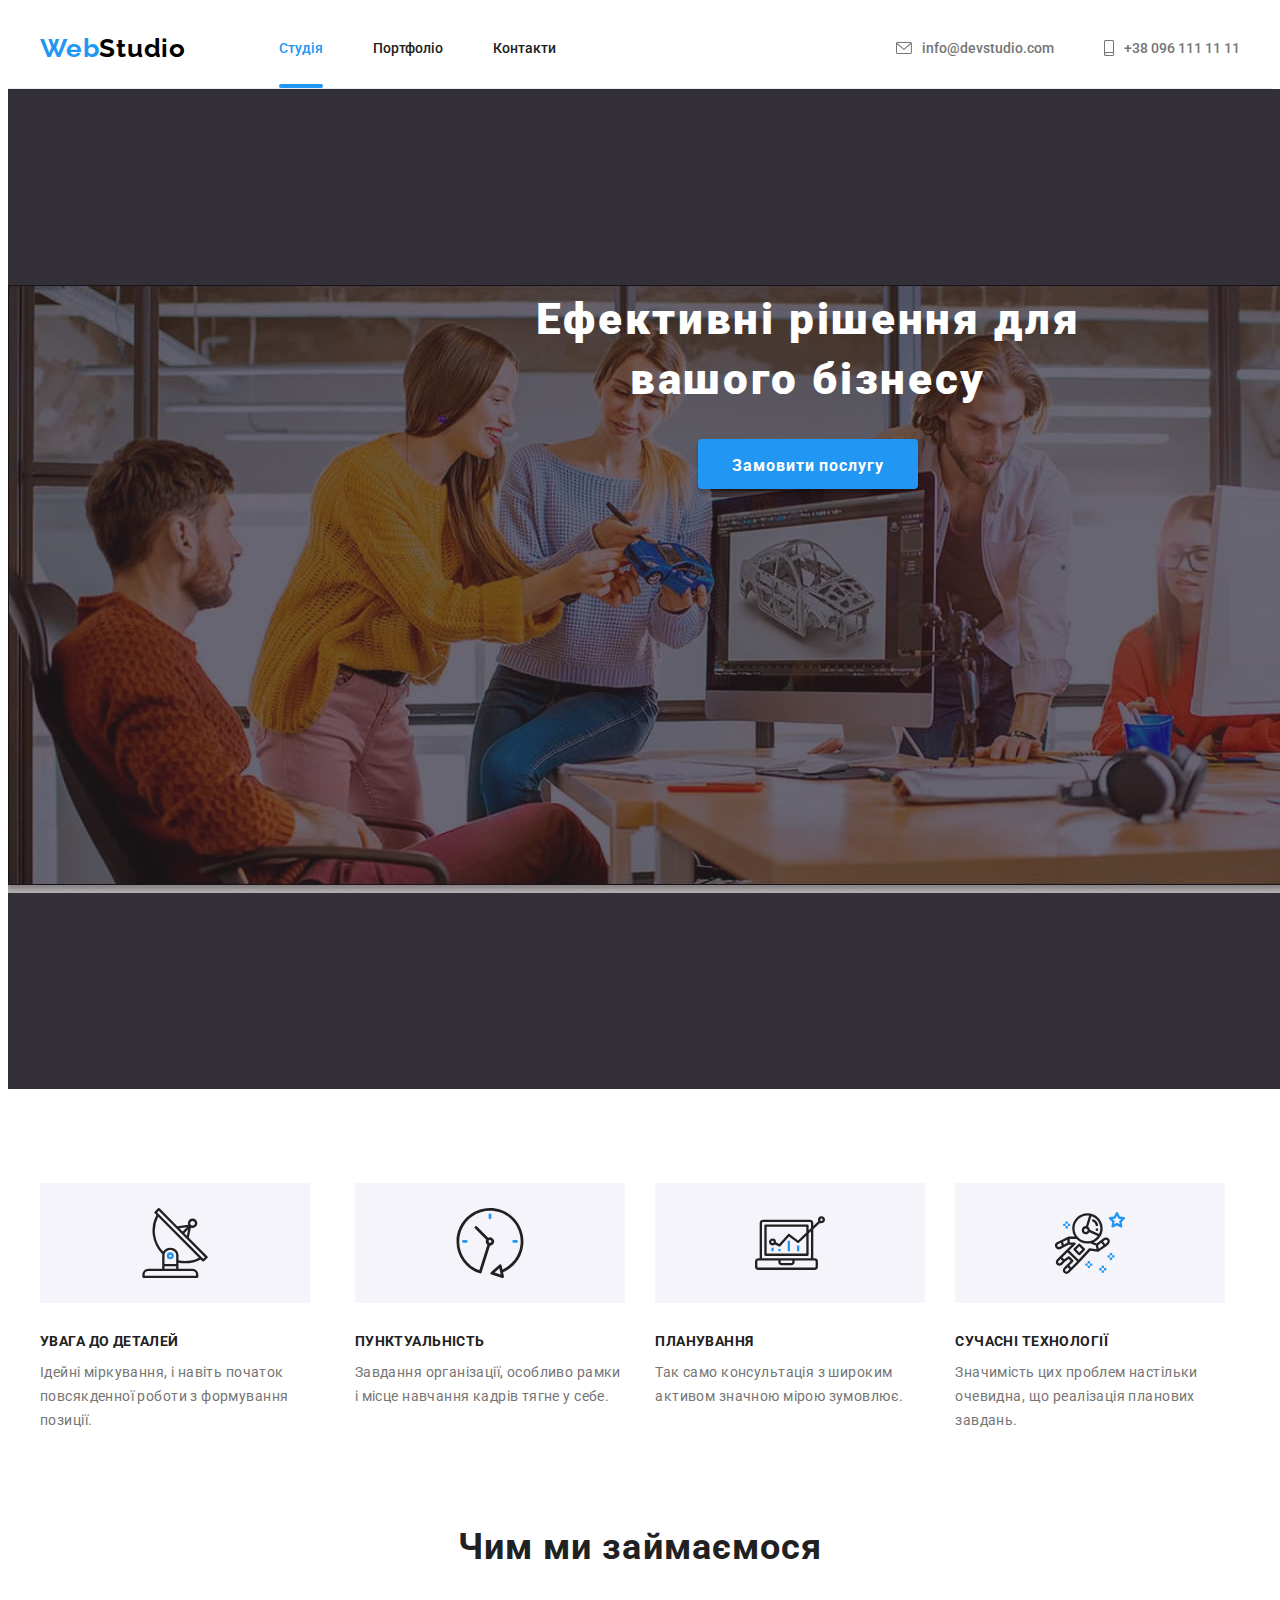
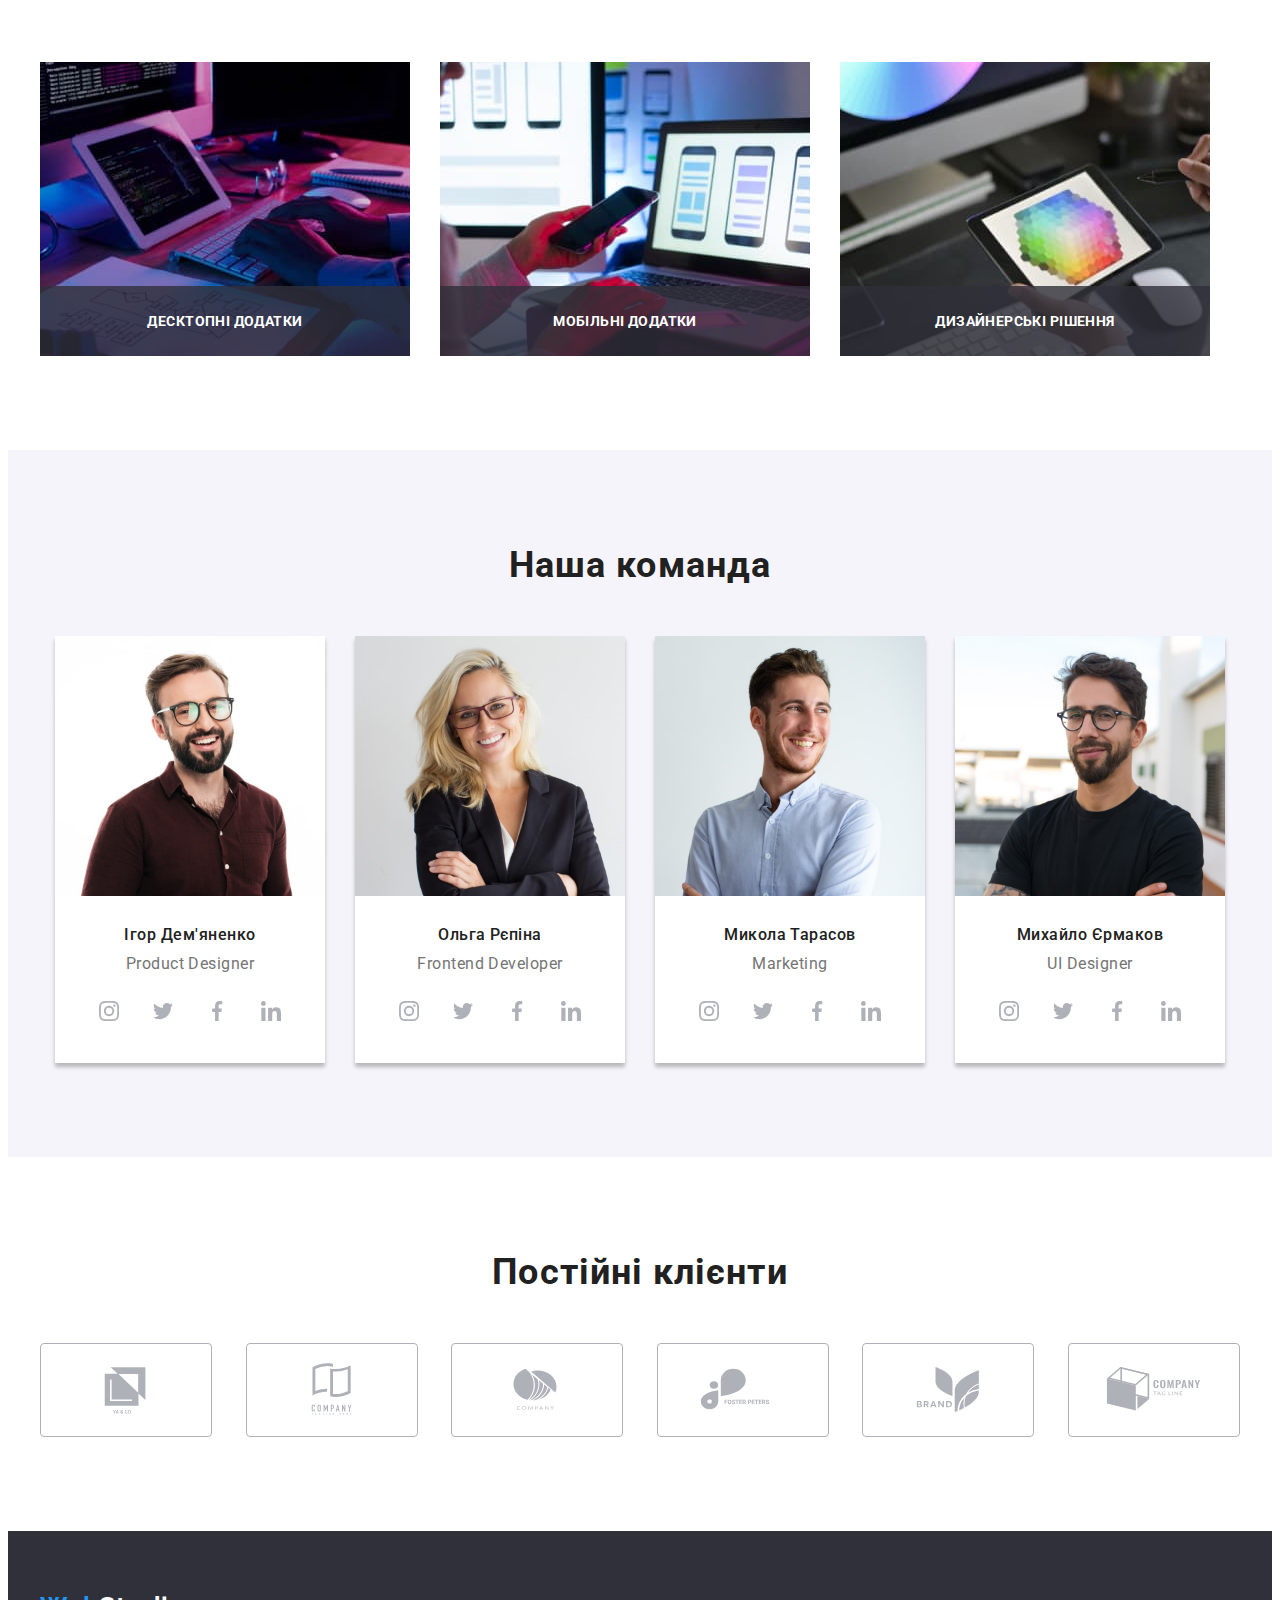
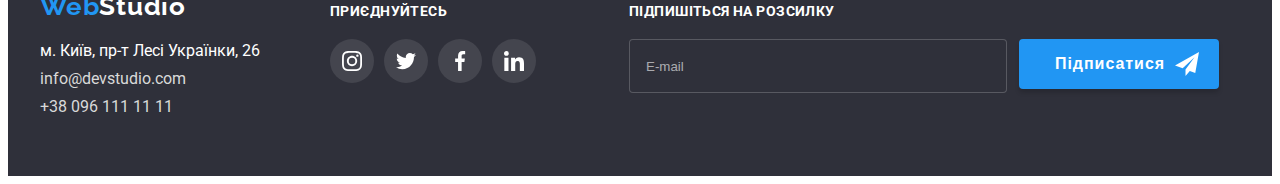
<file: index.html>
<!DOCTYPE html>
<html lang="uk">
  <head>
    <meta charset="UTF-8" />
    <meta http-equiv="X-UA-Compatible" content="IE=edge" />
    <meta name="viewport" content="width=device-width, initial-scale=1.0" />
    <title>Студія</title>
    <link rel="preconnect" href="https://fonts.googleapis.com" />
    <link rel="preconnect" href="https://fonts.gstatic.com" crossorigin />
    <link
      href="https://fonts.googleapis.com/css2?family=Raleway:wght@700&family=Roboto:wght@400;500;700;900&display=swap"
      rel="stylesheet"
    />
    <link
      rel="stylesheet"
      href="https://cdnjs.cloudflare.com/ajax/libs/modern-normalize/1.1.0/modern-normalize.min.css"
      integrity="sha512-wpPYUAdjBVSE4KJnH1VR1HeZfpl1ub8YT/NKx4PuQ5NmX2tKuGu6U/JRp5y+Y8XG2tV+wKQpNHVUX03MfMFn9Q=="
      crossorigin="anonymous"
      referrerpolicy="no-referrer"
    />
    <link rel="stylesheet" href="./css/main.min.css" />
  </head>
  <body>
    <!-- ХЕДЕР -->

    <header class="header">
      <div class="header-case container">
        <a href="./index.html" lang="en" class="logo link"
          ><span class="logo__web">Web</span>Studio</a
        >
        <nav class="nav header-case__nav">
          <ul class=" nav__list list">
            <li class="nav__item nav__item--active">
              <a href="./index.html" class="nav__link--active link">Студія</a>
            </li>
            <li class="nav__item">
              <a href="./portfolio.html" class="nav__link link">Портфоліо</a>
            </li>
            <li class="nav__item nav__item">
              <a href="" class="nav__link link">Контакти</a>
            </li>
          </ul>
        </nav>
        <ul class="header-contacts nav__header-contacts list">
          <li class="header-contacts__list">
            <a
              href="mailto:info@devstudio.com"
              class="header-contacts__mailto link"
            >
              <svg width="16" height="12" class="header-contacts__envelope">
                <use href="./images/icons.svg#icon-envelope"></use>
              </svg>
              info@devstudio.com</a
            >
          </li>
          <li class="header-contacts__list">
            <a href="tel:+380961111111" class="header-contacts__tel link">
              <svg width="10" height="16" class="header-contacts__smartphone">
                <use href="./images/icons.svg#icon-smartphone"></use>
              </svg>
              +38 096 111 11 11</a
            >
          </li>
        </ul>
      </div>
    </header>

    <main>
      <!-- ГЕРОЙ -->

      <section class="hero">
        <h1 class="hero__title hero-title__order-button">
          Ефективні рішення для <br />
          вашого бізнесу
        </h1>
        <button type="button" class="order-button" data-modal-open>
          Замовити послугу
        </button>

        <!-- МОДАЛЬНЕ ВІКНО -->
        <div class="backdrop is-hidden" data-modal>
          <div class="modal">
            <h3 class="modal__header modal-header__form">
              Залиште свої дані, ми вам передзвонимо
            </h3>

            <form class="form">
              <div class="form__field">
                <label class="form__label" for="name"> Імʼя </label>
                <input
                  class="form__input"
                  type="text"
                  name="username"
                  id="name"
                />
                <svg class="form__icon" width="18" height="18">
                  <use href="./images/icons.svg#icon-modal-person"></use>
                </svg>
              </div>

              <div class="form__field">
                <label class="form__label" for="tel"> Телефон</label>
                <input class="form__input" type="tel" name="phone" id="tel" />
                <svg class="form__icon" width="18" height="18">
                  <use href="./images/icons.svg#icon-modal-phone"></use>
                </svg>
              </div>

              <div class="form__field">
                <label class="form__label" for="email"> Пошта</label>
                <input
                  class="form__input"
                  type="email"
                  name="email"
                  id="email"
                />
                <svg class="form__icon" width="18" height="18">
                  <use href="./images/icons.svg#icon-modal-email"></use>
                </svg>
              </div>

              <label class="form__label" for="textarea"> Коментар</label>
              <textarea
                class="form-textarea__input"
                name="feedback"
                placeholder="Введіть текст"
                id="textarea"
              ></textarea>

              <label class="checkbox checkbox__send-button">
                <input
                  class="checkbox"
                  type="checkbox"
                  name="comment"
                  value="text"
                />
                <span class="checkbox__icon"></span>
                Погоджуюся з розсилкою та приймаю
                <a class="terms-of-agreement" href="">Умови договору</a>
              </label>
              <button class="send-button" type="submit">Відправити</button>
            </form>
            <button type="button" class="modal__close" data-modal-close>
              <svg width="18" height="18">
                <use href="./images/icons.svg#icon-close"></use>
              </svg>
            </button>
          </div>
        </div>
      </section>

      <!-- ОСОБЛИВОСТІ -->

      <section class="feature section">
        <div class="container">
          <h2 class="feature__hidden-header">Особливості</h2>
          <ul class="feature__list list">
            <li class="feature__item">
              <div class="feature__image">
                <svg width="70" height="70">
                  <use href="./images/icons.svg#icon-antenna"></use>
                </svg>
              </div>
              <h3 class="feature__header">УВАГА ДО ДЕТАЛЕЙ</h3>
              <p class="feature__text">
                Ідейні міркування, і навіть початок повсякденної роботи з
                формування позиції.
              </p>
            </li>
            <li class="feature__item">
              <div class="feature__image">
                <svg width="70" height="70">
                  <use href="./images/icons.svg#icon-clock"></use>
                </svg>
              </div>
              <h3 class="feature__header">ПУНКТУАЛЬНІСТЬ</h3>
              <p class="feature__text">
                Завдання організації, особливо рамки і місце навчання кадрів
                тягне у себе.
              </p>
            </li>
            <li class="feature__item">
              <div class="feature__image">
                <svg width="70" height="70">
                  <use href="./images/icons.svg#icon-diagram"></use>
                </svg>
              </div>
              <h3 class="feature__header">ПЛАНУВАННЯ</h3>
              <p class="feature__text">
                Так само консультація з широким активом значною мірою зумовлює.
              </p>
            </li>
            <li class="feature__item">
              <div class="feature__image">
                <svg width="70" height="70">
                  <use href="./images/icons.svg#icon-astronaut"></use>
                </svg>
              </div>
              <h3 class="feature__header">СУЧАСНІ ТЕХНОЛОГІЇ</h3>
              <p class="feature__text">
                Значимість цих проблем настільки очевидна, що реалізація
                планових завдань.
              </p>
            </li>
          </ul>
        </div>
      </section>

      <!-- ЧИМ МИ ЗАЙМАЄМОСЯ -->

      <section class="works section no-padding">
        <div class="container">
          <h2 class="works__header section-header">Чим ми займаємося</h2>
          <ul class="works__list list">
            <li class="works__item">
              <img
                class="no-gap"
                src="./images/img1.jpg"
                alt="програміст досліджує алгоритм"
                width="370"
              />
              <p class="works__label">ДЕСКТОПНІ ДОДАТКИ</p>
            </li>

            <li class="works__item">
              <img
                class="no-gap"
                src="./images/img2.jpg"
                alt="верстальник розмічує сторінку"
                width="370"
              />
              <p class="works__label">МОБІЛЬНІ ДОДАТКИ</p>
            </li>
            <li class="works__item">
              <img
                class="no-gap"
                src="./images/img3.jpg"
                alt="дизайнер опрацьовує кольорові рішення"
                width="370"
              />
              <p class="works__label">ДИЗАЙНЕРСЬКІ РІШЕННЯ</p>
            </li>
          </ul>
        </div>
      </section>

      <!-- НАША КОМАНДА -->

      <section class="team section">
        <div class="team container">
          <h2 class="team section-header">Наша команда</h2>
          <ul class="team__list list">
            <li class="team__item">
              <img
                class="no-gap"
                src="./images/img4.jpg"
                alt="Ігор Демʼяненко дизайнер продукту"
                width="270"
              />
              <div class="team__card">
                <h3 class="team__name">Ігор Дем'яненко</h3>

                <p lang="en" class="team__text team-text__social">Product Designer</p>
                <div class="social">
                  <ul class="social__list list">
                    <li class="social__link">
                      <a class="social__item" href="">
                        <svg width="20" height="20">
                          <use href="./images/icons.svg#icon-instagram"></use>
                        </svg>
                      </a>
                    </li>
                    <li class="social__link">
                      <a class="social__item" width="20" height="20" href="">
                        <svg width="20" height="20">
                          <use href="./images/icons.svg#icon-twitter"></use>
                        </svg>
                      </a>
                    </li>
                    <li class="social__link">
                      <a class="social__item" href="">
                        <svg width="20" height="20">
                          <use href="./images/icons.svg#icon-facebook"></use>
                        </svg>
                      </a>
                    </li>
                    <li class="social__link">
                      <a class="social__item" href="">
                        <svg width="20" height="20">
                          <use href="./images/icons.svg#icon-linkedin"></use>
                        </svg>
                      </a>
                    </li>
                  </ul>
                </div>
              </div>
            </li>
            <li class="team__item">
              <img
                class="no-gap"
                src="./images/img5.jpg"
                alt="Ольга Рєпіна розробник інтерфейсу"
                width="270"
              />
              <div class="team__card">
                <h3 class="team__name">Ольга Рєпіна</h3>
                <p lang="en" class="team__text team-text__social">Frontend Developer</p>
                <div>
                  <ul class="social__list list">
                    <li class="social__link">
                      <a class="social__item" href="">
                        <svg width="20" height="20">
                          <use href="./images/icons.svg#icon-instagram"></use>
                        </svg>
                      </a>
                    </li>
                    <li class="social__link">
                      <a class="social__item" width="20" height="20" href="">
                        <svg width="20" height="20">
                          <use href="./images/icons.svg#icon-twitter"></use>
                        </svg>
                      </a>
                    </li>
                    <li class="social__link">
                      <a class="social__item" href="">
                        <svg width="20" height="20">
                          <use href="./images/icons.svg#icon-facebook"></use>
                        </svg>
                      </a>
                    </li>
                    <li class="social__link">
                      <a class="social__item" href="">
                        <svg width="20" height="20">
                          <use href="./images/icons.svg#icon-linkedin"></use>
                        </svg>
                      </a>
                    </li>
                  </ul>
                </div>
              </div>
            </li>
            <li class="team__item">
              <img
                class="no-gap"
                src="./images/img6.jpg"
                alt="Микола Тарасов маркетолог"
                width="270"
              />
              <div class="team__card">
                <h3 class="team__name">Микола Тарасов</h3>
                <p lang="en" class="team__text team-text__social">Marketing</p>
                <div>
                  <ul class="social__list list">
                    <li class="social__link">
                      <a class="social__item" href="">
                        <svg width="20" height="20">
                          <use href="./images/icons.svg#icon-instagram"></use>
                        </svg>
                      </a>
                    </li>
                    <li class="social__link">
                      <a class="social__item" width="20" height="20" href="">
                        <svg width="20" height="20">
                          <use href="./images/icons.svg#icon-twitter"></use>
                        </svg>
                      </a>
                    </li>
                    <li class="social__link">
                      <a class="social__item" href="">
                        <svg width="20" height="20">
                          <use href="./images/icons.svg#icon-facebook"></use>
                        </svg>
                      </a>
                    </li>
                    <li class="social__link">
                      <a class="social__item" href="">
                        <svg width="20" height="20">
                          <use href="./images/icons.svg#icon-linkedin"></use>
                        </svg>
                      </a>
                    </li>
                  </ul>
                </div>
              </div>
            </li>
            <li class="team__item">
              <img
                class="no-gap"
                src="./images/img7.jpg"
                alt="Михайло Єрмаков дизайнер інтерфейсу"
                width="270"
              />
              <div class="team__card">
                <h3 class="team__name">Михайло Єрмаков</h3>
                <p lang="en" class="team__text team-text__social">UI Designer</p>
                <div>
                  <ul class="social__list list">
                    <li class="social__link">
                      <a class="social__item" href="">
                        <svg width="20" height="20">
                          <use href="./images/icons.svg#icon-instagram"></use>
                        </svg>
                      </a>
                    </li>
                    <li class="social__link">
                      <a class="social__item" width="20" height="20" href="">
                        <svg width="20" height="20">
                          <use href="./images/icons.svg#icon-twitter"></use>
                        </svg>
                      </a>
                    </li>
                    <li class="social__link">
                      <a class="social__item" href="">
                        <svg width="20" height="20">
                          <use href="./images/icons.svg#icon-facebook"></use>
                        </svg>
                      </a>
                    </li>
                    <li class="social__link">
                      <a class="social__item" href="">
                        <svg width="20" height="20">
                          <use href="./images/icons.svg#icon-linkedin"></use>
                        </svg>
                      </a>
                    </li>
                  </ul>
                </div>
              </div>
            </li>
          </ul>
        </div>
      </section>

      <!-- ПОСТІЙНІ КЛІЄНТИ -->

      <section class="clients section">
        <div class="container">
          <h2 class="clients__header section-header">Постійні клієнти</h2>
          <ul class="clients__list list">
            <li>
              <a class="clients__items" href="">
                <svg width="106" height="60">
                  <use href="./images/icons.svg#icon-client-1"></use>
                </svg>
              </a>
            </li>
            <li>
              <a class="clients__items" href="">
                <svg width="106" height="60">
                  <use href="./images/icons.svg#icon-client-2"></use>
                </svg>
              </a>
            </li>
            <li>
              <a class="clients__items" href="">
                <svg width="106" height="60">
                  <use href="./images/icons.svg#icon-client-3"></use>
                </svg>
              </a>
            </li>
            <li>
              <a class="clients__items" href="">
                <svg width="106" height="60">
                  <use href="./images/icons.svg#icon-client-4"></use>
                </svg>
              </a>
            </li>
            <li>
              <a class="clients__items" href="">
                <svg width="106" height="60">
                  <use href="./images/icons.svg#icon-client-5"></use>
                </svg>
              </a>
            </li>
            <li>
              <a class="clients__items" href="">
                <svg width="106" height="60">
                  <use href="./images/icons.svg#icon-client-6"></use>
                </svg>
              </a>
            </li>
          </ul>
        </div>
      </section>
    </main>

    <!-- ФУТЕР-->

    <footer class="footer">
      <div class="in-footer container">
        <div>
          <a href="./index.html" lang="en" class="logo logo--footer link"
            ><span class="logo__web">Web</span>Studio</a
          >
          <addres class="addres ">
            <ul class="addres__list addres__logo--footer list">
              <li class="addres__item">м. Київ, пр-т Лесі Українки, 26</li>
              <li class="addres__item">
                <a href="mailto:info@devstudio.com" class="link addres__mailto"
                  >info@devstudio.com</a
                >
              </li>
              <li class="addres__item">
                <a href="tel:+380961111111" class="link addres__tel"
                  >+38 096 111 11 11</a
                >
              </li>
            </ul>
          </addres>
        </div>

        <div class="footer-social footer-social__addres">
          <h4 class="footer-social__header">ПРИЄДНУЙТЕСЬ</h4>
          <ul class="footer-social__list list">
            <li class="footer-social__item">
              <a class="footer-social__link" href="">
                <svg width="20" height="20">
                  <use href="./images/icons.svg#icon-instagram"></use>
                </svg>
              </a>
            </li>
            <li class="footer-social__item">
              <a class="footer-social__link" width="20" height="20" href="">
                <svg width="20" height="20">
                  <use href="./images/icons.svg#icon-twitter"></use>
                </svg>
              </a>
            </li>
            <li class="footer-social__item">
              <a class="footer-social__link" href="">
                <svg width="20" height="20">
                  <use href="./images/icons.svg#icon-facebook"></use>
                </svg>
              </a>
            </li>
            <li class="footer-social__item">
              <a class="footer-social__link" href="">
                <svg width="20" height="20">
                  <use href="./images/icons.svg#icon-linkedin"></use>
                </svg>
              </a>
            </li>
          </ul>
        </div>
        <div class="footer-subscribe footer-subscribe__social">
          <h4 class="footer-subscribe__header">ПІДПИШІТЬСЯ НА РОЗСИЛКУ</h4>
          <ul class="footer-subscribe__list list">
            <li class="footer-subscribe__item">
              <form>
                <label for="user_email"></label>
                <input
                  class="footer-subscribe__email"
                  type="email"
                  name="email"
                  placeholder="E-mail"
                  id="user_email"
                />
              </form>
            </li>
            <li class="footer-subscribe__item">
              <button class="subscribe-button" type="submit">
                <span class="subscribe-button__sign">Підписатися</span>
                <svg width="24" height="24">
                  <use href="./images/icons.svg#icon-send"></use>
                </svg>
              </button>
            </li>
          </ul>
        </div>
      </div>
    </footer>

    <script src="./js/modal.js"></script>
  </body>
</html>
</file>
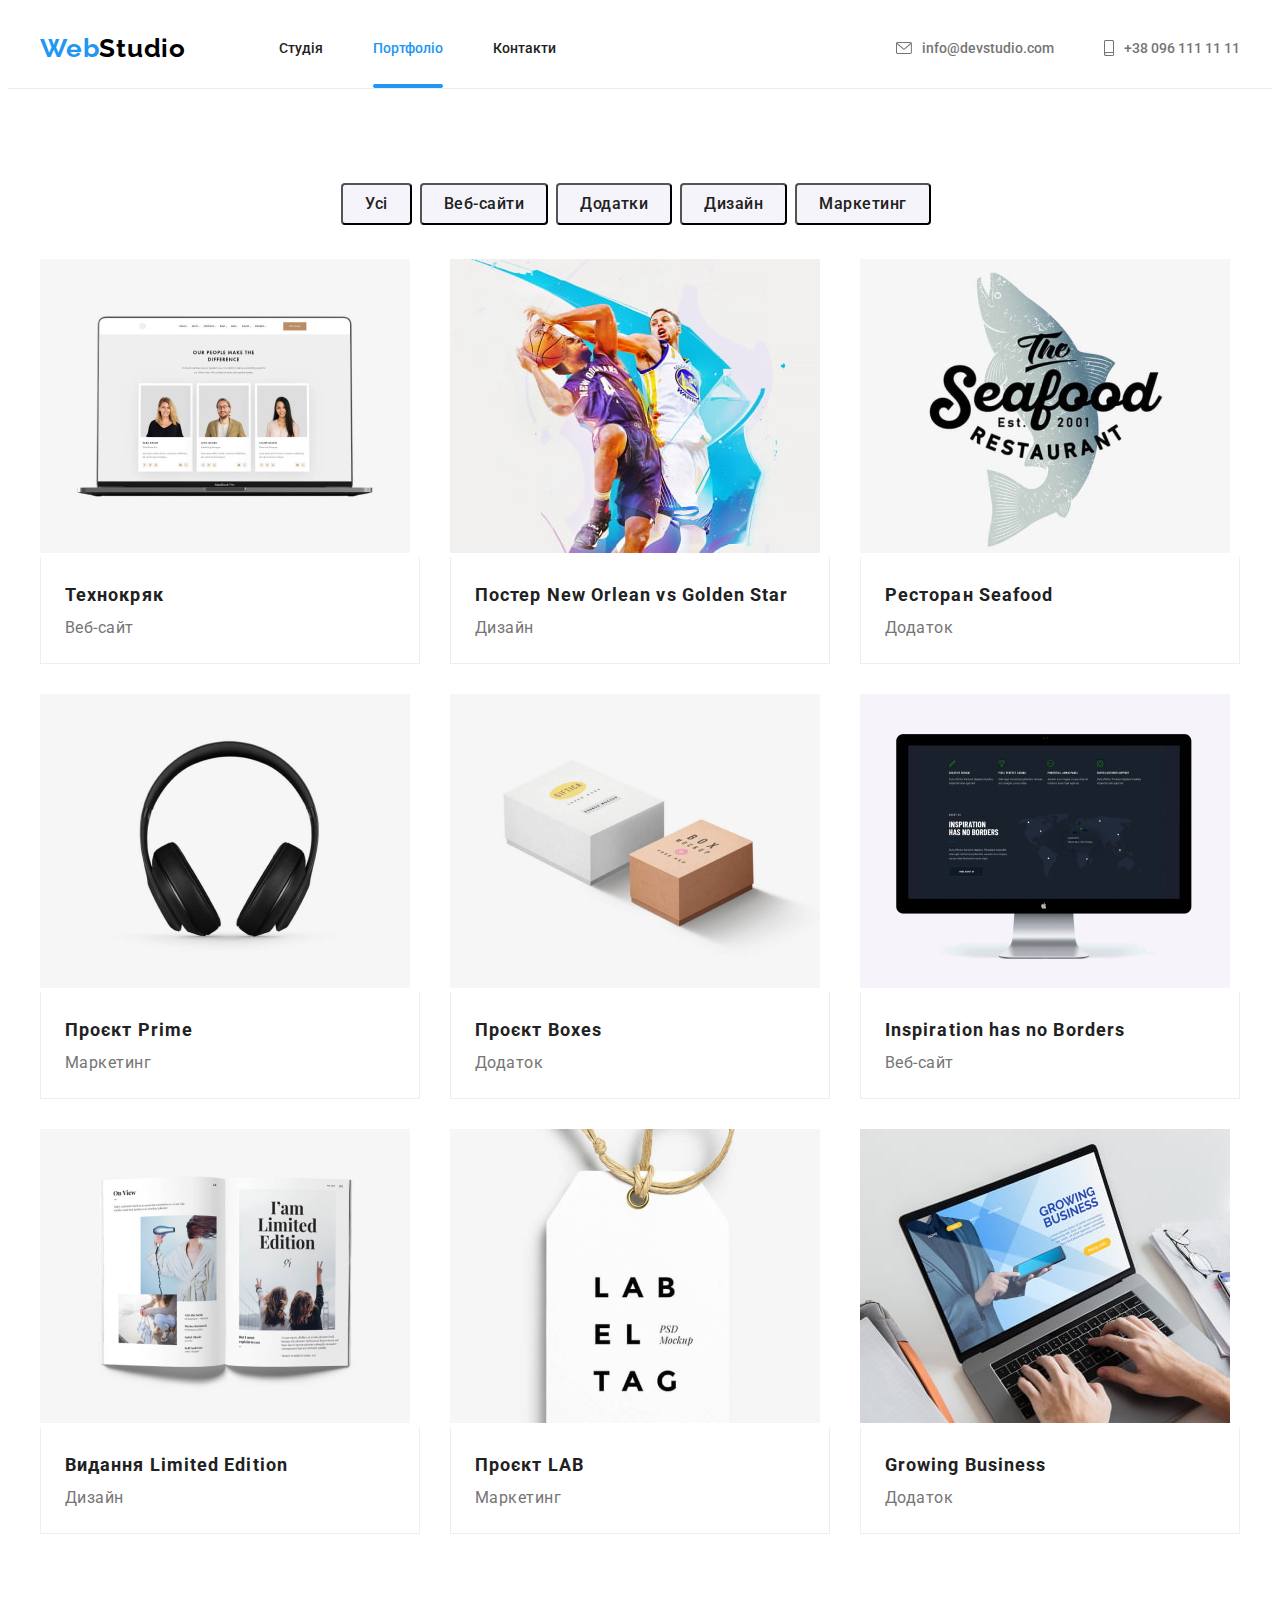
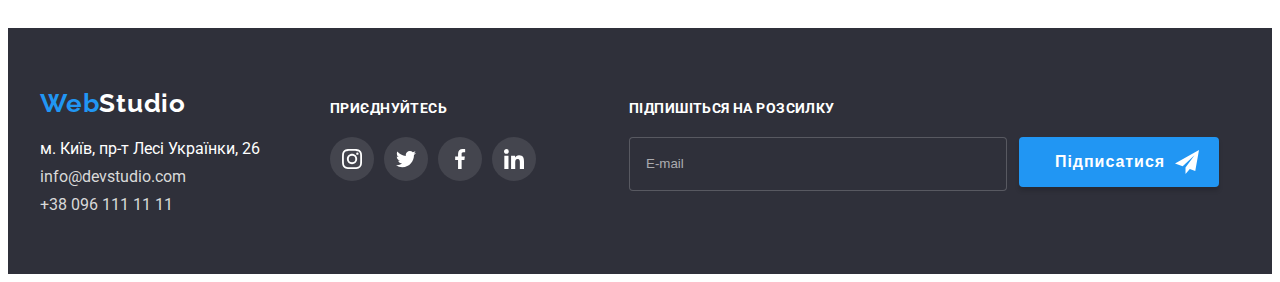
<file: portfolio.html>
<!DOCTYPE html>
<html lang="uk">
  <head>
    <meta charset="UTF-8" />
    <meta http-equiv="X-UA-Compatible" content="IE=edge" />
    <meta name="viewport" content="width=device-width, initial-scale=1.0" />
    <title>Портфоліо</title>
    <link rel="preconnect" href="https://fonts.googleapis.com" />
    <link rel="preconnect" href="https://fonts.gstatic.com" crossorigin />
    <link
      href="https://fonts.googleapis.com/css2?family=Raleway:wght@700&family=Roboto:wght@400;500;700;900&display=swap"
      rel="stylesheet"
    />
    <link
      rel="stylesheet"
      href="https://cdnjs.cloudflare.com/ajax/libs/modern-normalize/1.1.0/modern-normalize.min.css"
      integrity="sha512-wpPYUAdjBVSE4KJnH1VR1HeZfpl1ub8YT/NKx4PuQ5NmX2tKuGu6U/JRp5y+Y8XG2tV+wKQpNHVUX03MfMFn9Q=="
      crossorigin="anonymous"
      referrerpolicy="no-referrer"
    />
    <link rel="stylesheet" href="./css/main.min.css" />
  </head>
  <body>
    <!-- ХЕДЕР -->

    <header class="header">
      <div class="header-case container">
        <a href="./index.html" lang="en" class="logo link"
          ><span class="logo__web">Web</span>Studio</a
        >
        <nav class="nav header-case__nav">
          <ul class="list nav__list">
            <li class="nav__item">
              <a href="./index.html" class="nav__link link">Студія</a>
            </li>
            <li class="nav__item nav__item--active">
              <a href="./portfolio.html" class="nav__link--active link"
                >Портфоліо</a
              >
            </li>
            <li class="nav__item nav__item">
              <a href="" class="nav__link link">Контакти</a>
            </li>
          </ul>
        </nav>
        <ul class="header-contacts nav__header-contacts list">
          <li class="header-contacts__list">
            <a
              href="mailto:info@devstudio.com"
              class="header-contacts__mailto link"
            >
              <svg width="16" height="12" class="header-contacts__envelope">
                <use href="./images/icons.svg#icon-envelope"></use>
              </svg>
              info@devstudio.com</a
            >
          </li>
          <li class="header-contacts__list">
            <a href="tel:+380961111111" class="header-contacts__tel link">
              <svg width="10" height="16" class="header-contacts__smartphone">
                <use href="./images/icons.svg#icon-smartphone"></use>
              </svg>
              +38 096 111 11 11</a
            >
          </li>
        </ul>
      </div>
    </header>

    <main>
      <section class="examples section">
        <h1 class="examples__hidden-header">Приклади робіт</h1>

        <!-- ФШЛЬТР -->

        <div class="filter">
          <ul class="filter__list container list">
            <li><button type="button" class="filter__button">Усі</button></li>
            <li>
              <button type="button" class="filter__button">Веб-сайти</button>
            </li>
            <li>
              <button type="button" class="filter__button">Додатки</button>
            </li>
            <li>
              <button type="button" class="filter__button">Дизайн</button>
            </li>
            <li>
              <button type="button" class="filter__button">Маркетинг</button>
            </li>
          </ul>
        </div>

        <!-- ПРИКЛАДИ РОБІТ -->

        <div class="examples container">
          <ul class="examples__list list">
            <li class="examples__item">
              <a class="examples__link link" href="">
                <div class="product">
                  <img
                    src="./images/img8.jpg"
                    alt="Сайт Технокряк на екрані ноутбука"
                    width="370"
                  />
                  <div class="product__overlay">
                    <p class="product__overlay-text">
                      Ресурс пропонує комплексні пропозиції з різним рівнем
                      функціоналу та сервісів. Все це дозволить відвідувачу
                      отримати вичерпні відомості про компанію чи приватну
                      особу.
                    </p>
                  </div>
                </div>

                <div class="product__card">
                  <h2 class="product__header">Технокряк</h2>
                  <p class="product__text">Веб-сайт</p>
                </div>
              </a>
            </li>

            <li class="examples__item">
              <a class="examples__link link" href="">
                <div class="product">
                  <img
                    src="./images/img9.jpg"
                    alt="Постер гри New Orlean vs Golden Star"
                    width="370"
                  />
                  <div class="product__overlay">
                    <p class="product__overlay-text">
                      Ресурс пропонує комплексні пропозиції з різним рівнем
                      функціоналу та сервісів. Все це дозволить відвідувачу
                      отримати вичерпні відомості про компанію чи приватну
                      особу.
                    </p>
                  </div>
                </div>
                <div class="product__card">
                  <h2 class="product__header">
                    Постер <span lang="en">New Orlean vs Golden Star</span>
                  </h2>
                  <p class="product__text">Дизайн</p>
                </div>
              </a>
            </li>

            <li class="examples__item">
              <a class="examples__link link" href="">
                <div class="product">
                  <img
                    src="./images/img10.jpg"
                    alt="Логотип ресторана Seafood"
                    width="370"
                  />
                  <div class="product__overlay">
                    <p class="product__overlay-text">
                      Ресурс пропонує комплексні пропозиції з різним рівнем
                      функціоналу та сервісів. Все це дозволить відвідувачу
                      отримати вичерпні відомості про компанію чи приватну
                      особу.
                    </p>
                  </div>
                </div>
                <div class="product__card">
                  <h2 class="product__header">
                    Ресторан <span lang="en">Seafood</span>
                  </h2>
                  <p class="product__text">Додаток</p>
                </div>
              </a>
            </li>

            <li class="examples__item">
              <a class="examples__link link" href="">
                <div class="product">
                  <img
                    src="./images/img11.jpg"
                    alt="Аудіонавушники"
                    width="370"
                  />
                  <div class="product__overlay">
                    <p class="product__overlay-text">
                      Ресурс пропонує комплексні пропозиції з різним рівнем
                      функціоналу та сервісів. Все це дозволить відвідувачу
                      отримати вичерпні відомості про компанію чи приватну
                      особу.
                    </p>
                  </div>
                </div>
                <div class="product__card">
                  <h2 class="product__header">
                    Проєкт <span lang="en">Prime</span>
                  </h2>
                  <p class="product__text">Маркетинг</p>
                </div>
              </a>
            </li>

            <li class="examples__item">
              <a class="examples__link link" href="">
                <div class="product">
                  <img
                    src="./images/img12.jpg"
                    alt="Логотип проекту Boxes"
                    width="370"
                  />
                  <div class="product__overlay">
                    <p class="product__overlay-text">
                      Ресурс пропонує комплексні пропозиції з різним рівнем
                      функціоналу та сервісів. Все це дозволить відвідувачу
                      отримати вичерпні відомості про компанію чи приватну
                      особу.
                    </p>
                  </div>
                </div>
                <div class="product__card">
                  <h2 class="product__header">
                    Проєкт <span lang="en">Boxes</span>
                  </h2>
                  <p class="product__text">Додаток</p>
                </div>
              </a>
            </li>

            <li class="examples__item">
              <a class="examples__link link" href="">
                <div class="product">
                  <img
                    src="./images/img13.jpg"
                    alt="На моніторі вебсайт проекту Inspiration has no Borders"
                    width="370"
                  />
                  <div class="product__overlay">
                    <p class="product__overlay-text">
                      Ресурс пропонує комплексні пропозиції з різним рівнем
                      функціоналу та сервісів. Все це дозволить відвідувачу
                      отримати вичерпні відомості про компанію чи приватну
                      особу.
                    </p>
                  </div>
                </div>
                <div class="product__card">
                  <h2 class="product__header" lang="en">
                    Inspiration has no Borders
                  </h2>
                  <p class="product__text">Веб-сайт</p>
                </div>
              </a>
            </li>

            <li class="examples__item">
              <a class="examples__link link" href="">
                <div class="product">
                  <img
                    src="./images/img14.jpg"
                    alt="Дизайн видання Limited Edition"
                    width="370"
                  />
                  <div class="product__overlay">
                    <p class="product__overlay-text">
                      Ресурс пропонує комплексні пропозиції з різним рівнем
                      функціоналу та сервісів. Все це дозволить відвідувачу
                      отримати вичерпні відомості про компанію чи приватну
                      особу.
                    </p>
                  </div>
                </div>
                <div class="product__card">
                  <h2 class="product__header">
                    Видання <span lang="en">Limited Edition</span>
                  </h2>
                  <p class="product__text">Дизайн</p>
                </div>
              </a>
            </li>

            <li class="examples__item">
              <a class="examples__link link" href="">
                <div class="product">
                  <img
                    src="./images/img15.jpg"
                    alt="Логотип проєкту LAB"
                    width="370"
                  />
                  <div class="product__overlay">
                    <p class="product__overlay-text">
                      Ресурс пропонує комплексні пропозиції з різним рівнем
                      функціоналу та сервісів. Все це дозволить відвідувачу
                      отримати вичерпні відомості про компанію чи приватну
                      особу.
                    </p>
                  </div>
                </div>
                <div class="product__card">
                  <h2 class="product__header">
                    Проєкт<span lang="en"> LAB</span>
                  </h2>
                  <p class="product__text">Маркетинг</p>
                </div>
              </a>
            </li>

            <li class="examples__item">
              <a class="examples__link link" href="">
                <div class="product">
                  <img
                    src="./images/img16.jpg"
                    alt="Додаток Growing Business на екрані ноутбука"
                    width="370"
                  />
                  <div class="product__overlay">
                    <p class="product__overlay-text">
                      Ресурс пропонує комплексні пропозиції з різним рівнем
                      функціоналу та сервісів. Все це дозволить відвідувачу
                      отримати вичерпні відомості про компанію чи приватну
                      особу.
                    </p>
                  </div>
                </div>
                <div class="product__card">
                  <h2 class="product__header" lang="en">Growing Business</h2>
                  <p class="product__text">Додаток</p>
                </div>
              </a>
            </li>
          </ul>
        </div>
      </section>
    </main>

    <!-- ФУТЕР -->

    <footer class="footer">
      <div class="in-footer container">
        <div>
          <a href="./index.html" lang="en" class="logo logo--footer link"
            ><span class="logo__web">Web</span>Studio</a
          >
          <addres class="addres">
            <ul class="addres__list addres__logo--footer list">
              <li class="addres__item">м. Київ, пр-т Лесі Українки, 26</li>
              <li class="addres__item">
                <a href="mailto:info@devstudio.com" class="link addres__mailto"
                  >info@devstudio.com</a
                >
              </li>
              <li class="addres__item">
                <a href="tel:+380961111111" class="link addres__tel"
                  >+38 096 111 11 11</a
                >
              </li>
            </ul>
          </addres>
        </div>

        <div class="footer-social footer-social__addres">
          <h4 class="footer-social__header">ПРИЄДНУЙТЕСЬ</h4>
          <ul class="footer-social__list list">
            <li class="footer-social__item">
              <a class="footer-social__link" href="">
                <svg width="20" height="20">
                  <use href="./images/icons.svg#icon-instagram"></use>
                </svg>
              </a>
            </li>
            <li class="footer-social__item">
              <a class="footer-social__link" width="20" height="20" href="">
                <svg width="20" height="20">
                  <use href="./images/icons.svg#icon-twitter"></use>
                </svg>
              </a>
            </li>
            <li class="footer-social__item">
              <a class="footer-social__link" href="">
                <svg width="20" height="20">
                  <use href="./images/icons.svg#icon-facebook"></use>
                </svg>
              </a>
            </li>
            <li class="footer-social__item">
              <a class="footer-social__link" href="">
                <svg width="20" height="20">
                  <use href="./images/icons.svg#icon-linkedin"></use>
                </svg>
              </a>
            </li>
          </ul>
        </div>
        <div class="footer-subscribe footer-subscribe__social">
          <h4 class="footer-subscribe__header">ПІДПИШІТЬСЯ НА РОЗСИЛКУ</h4>
          <ul class="footer-subscribe__list list">
            <li class="footer-subscribe__item">
              <form>
                <label for="user_email"></label>
                <input
                  class="footer-subscribe__email"
                  type="email"
                  name="email"
                  placeholder="E-mail"
                  id="user_email"
                />
              </form>
            </li>
            <li class="footer-subscribe__item">
              <button class="subscribe-button" type="submit">
                <span class="subscribe-button__sign">Підписатися</span>
                <svg width="24" height="24">
                  <use href="./images/icons.svg#icon-send"></use>
                </svg>
              </button>
            </li>
          </ul>
        </div>
      </div>
    </footer>
  </body>
</html>
</file>
<file: css/main.min.css>
:root{--primary-text-color: #212121;--secondary-text-color: #757575;--adress-text-color: #FFFFFF60%;--wite-color: #ffffff;--accent-color: #2196f3;--prymary-background-color: #f5f4fa;--secondary-background-color: #2f303a}h1,h2,h3,h4,h5,h6,p{margin:0px}ul{margin:0px;padding-left:0px}body{color:var(--primary-text-color);background-color:var(--wite-color);font-family:Roboto,sans-serif}.list{list-style:none}.link{text-decoration:none}.section-header{font-size:36px;line-height:1.17;letter-spacing:.03em;text-align:center}.feature__text,.team__text{color:var(--secondary-text-color)}.section{padding-top:94px;padding-bottom:94px}.container{margin-right:auto;margin-left:auto;padding-left:15px;padding-right:15px;width:1200px}.header-case{display:flex;align-items:center}.header{border-bottom:1px solid #ececec}.header-case__nav{margin-left:93px}.logo{color:#000;font-family:Raleway,sans-serif;font-weight:700;font-size:26px;line-height:1.1738461538;letter-spacing:0.03em}.logo__web{color:#2196f3}.nav__list{display:flex}.nav__list .nav__item+.nav__item{margin-left:50px}.nav__item--active{display:block;position:relative}.nav__link{display:block;color:var(--primary-text-color);font-weight:500;font-size:14px;line-height:1.1721428571;letter-spacing:0.02emem;padding-bottom:32px;padding-top:32px;transition-property:color;transition-duration:250ms;transition-timing-function:cubic-bezier(0.4, 0, 0.2, 1)}.nav__link:hover,.nav__link:focus{color:var(--accent-color)}.nav__link--active{display:block;font-weight:500;font-size:14px;line-height:1.1721428571;letter-spacing:0.02emem;padding-bottom:32px;padding-top:32px;color:var(--accent-color)}.nav__link--active::after{display:block;position:absolute;content:"";width:100%;height:4px;background-color:var(--accent-color);border-radius:2px;bottom:0}.header-contacts{display:flex}.header-contacts .header-contacts__list+.header-contacts__list{margin-left:50px}.nav__header-contacts{margin-left:auto}.header-contacts__mailto,.header-contacts__tel{padding-bottom:32px;padding-top:32px;color:var(--secondary-text-color);font-weight:500;font-size:14px;line-height:1.1721428571;letter-spacing:0.02emem;transition-property:color;transition-duration:250ms;transition-timing-function:cubic-bezier(0.4, 0, 0.2, 1)}.header-contacts__mailto:hover,.header-contacts__mailto:focus,.header-contacts__tel:hover,.header-contacts__tel:focus{color:var(--accent-color)}.header-contacts__envelope{margin-right:10px;fill:currentColor}.header-contacts__smartphone{margin-right:10px;fill:currentColor}.header-contacts__tel,.header-contacts__mailto{display:flex;align-items:center}.hero{background-color:#2f303a;background-image:linear-gradient(to right, rgba(58, 47, 53, 0.4), rgba(58, 47, 53, 0.4)),url(../images/hero.jpg);background-repeat:no-repeat;background-position:center;height:600px;min-width:1600px;padding-top:200px;padding-bottom:200px;margin-left:auto;margin-right:auto;text-align:center}.hero__title{color:#fff;font-weight:900;font-size:44px;line-height:1.3636363636;letter-spacing:0.06em}.hero-title__order-button{margin-bottom:30px}.order-button{display:inline-block;color:#fff;background-color:var(--accent-color);cursor:pointer;font-family:inherit;font-weight:700;font-size:16px;line-height:1.875;letter-spacing:0.06em;height:50px;padding:10px 32px;min-width:216px;height:50px;left:692px;top:430px;border-color:var(--accent-color);border-radius:4px;border-style:solid;box-shadow:0px 4px 4px 0px rgba(0,0,0,.25)}.order-button:active{background-color:#188ce8;box-shadow:none}.backdrop{position:fixed;top:0;left:0;width:100%;height:100%;background-color:rgba(0,0,0,.2);opacity:1;transition:opacity 250ms cubic-bezier(0.4, 0, 0.2, 1);z-index:1}.backdrop.is-hidden{opacity:0;pointer-events:none}.modal{position:absolute;top:50%;left:50%;transform:translate(-50%, -50%);width:528px;height:581px;border-radius:4px;padding:40px;background-color:var(--wite-color);box-shadow:0px 4px 4px 0px rgba(0,0,0,.25)}.modal__header{font-weight:700;font-size:20px;line-height:1.172;letter-spacing:0.03em;text-align:center}.modal-header__form{margin-bottom:12px}.form{display:block}.form__label{display:block;font-size:12px;line-height:1.1716666667;letter-spacing:0.01em;color:#757575;text-align:left;margin-bottom:4px}.form__field{position:relative}.form__input{display:block;width:448px;height:40px;border-radius:4px;padding-left:40px;border:1px solid rgba(33,33,33,.2);margin-bottom:10px;transition:border-color 250ms cubic-bezier(0.4, 0, 0.2, 1),fill 250ms cubic-bezier(0.4, 0, 0.2, 1)}.form__input:hover,.form__input:focus{border:1px solid var(--accent-color);cursor:pointer}.form__input:hover+.form__icon,.form__input:focus+.form__icon{fill:var(--accent-color)}.form__icon{transition:fill 250ms cubic-bezier(0.4, 0, 0.2, 1)}.form__icon:focus,.form__icon:hover{fill:var(--accent-color);cursor:pointer}.form__field .form__icon{position:absolute;bottom:11px;left:12px}.form-textarea__input{display:block;resize:none;padding:12px 16px;width:448px;height:120px;font-size:12px;line-height:1.1716666667;letter-spacing:0.01em;text-align:left;border-radius:4px;border:1px solid rgba(33,33,33,.2);margin-bottom:20px;transition:border-color 250ms cubic-bezier(0.4, 0, 0.2, 1),fill 250ms cubic-bezier(0.4, 0, 0.2, 1)}.form-textarea__input:hover,.form-textarea__input:focus{border:1px solid var(--accent-color);cursor:pointer}.checkbox{display:flex;-webkit-appearance:none;-moz-appearance:none;appearance:none;align-items:center;font-size:14px;line-height:1.7142857143;letter-spacing:0.03em;color:#757575}.checkbox:checked+.checkbox__icon{border:#2196f3;background-image:url(../images/icon-check.svg);background-size:contain;background-origin:border-box;box-shadow:0px 4px 4px 0px rgba(0,0,0,.25)}.checkbox__icon{display:inline-block;width:16px;height:15px;border:2px solid #000;border-radius:1px;margin-left:13px;margin-right:7px;box-shadow:0px 4px 4px 0px rgba(0,0,0,.25)}.terms-of-agreement{color:var(--accent-color);margin-left:4px}.checkbox__send-button{margin-bottom:30px}.send-button{color:var(--wite-color);background-color:var(--accent-color);width:200px;height:50px;align-items:center;border-radius:4px;margin-left:12px;border-color:var(--accent-color);border-style:solid;border-width:2px;font-weight:700;font-size:16px;line-height:1.875;letter-spacing:0.06em;box-shadow:0px 4px 4px 0px rgba(0,0,0,.25);cursor:pointer}.send-button:active{background-color:#188ce8;box-shadow:none}.modal__close{position:absolute;width:30px;height:30px;border-radius:50%;border:1px solid rgba(0,0,0,.1);top:8px;right:8px;padding-top:4px;fill:#000;background-color:#fff;cursor:pointer}.modal__close:hover,.modal__close:focus{fill:var(--accent-color)}.feature__hidden-header,.examples__hidden-header{position:absolute;width:1px;height:1px;margin:-1px;border:0;padding:0;white-space:nowrap;-webkit-clip-path:inset(100%);clip-path:inset(100%);clip:rect(0 0 0 0);overflow:hidden}.feature__list{display:flex;justify-content:space-between}.feature__list .feature__item+.feature__item{margin-left:30px}.feature__image{width:270px;height:120px;background-color:#f5f4fa;display:flex;justify-content:center;align-items:center;margin-bottom:30px}.feature__header{font-weight:700;font-size:14px;line-height:1.1721428571;letter-spacing:0.03em;margin-bottom:10px}.feature__text{font-size:14px;line-height:1.7142857143;letter-spacing:0.03em}.no-padding{padding-top:0px}.works__header{margin-bottom:94px}.works__list{display:flex}.works__list .works__item+.works__item{margin-left:30px}.works__item{position:relative}.no-gap{display:block}.works__label{position:absolute;bottom:0;width:100%;padding-top:27px;padding-bottom:27px;color:#fff;background-color:rgba(47,48,58,.8);font-weight:700;font-size:14px;line-height:1.1721428571;letter-spacing:0.03em;text-align:center}.team{background-color:#f5f4fa}.team__item{background-color:var(--wite-color);box-shadow:0px 4px 4px 0px rgba(0,0,0,.2509803922)}.team__list{display:flex;justify-content:space-around}.team.section-header{margin-bottom:50px}.team__card{padding-top:30px;padding-bottom:30px;text-align:center}.team__name{font-weight:500;font-size:16px;line-height:1.171875;letter-spacing:0.03em;margin-bottom:10px}.team__text{font-size:16px;line-height:1.171875;letter-spacing:0.03em}.team-text__social{margin-bottom:15px}.social__list{display:flex;justify-content:center}.social__list .social__link+.social__link{margin-left:10px}.social__item{display:flex;width:44px;height:44px;background-color:var(--wite-color);fill:#afb1b8;border-radius:50%;justify-content:center;align-items:center;transition:background-color 250ms cubic-bezier(0.4, 0, 0.2, 1),fill 250ms cubic-bezier(0.4, 0, 0.2, 1)}.social__item:hover,.social__item:focus{fill:var(--wite-color);background-color:var(--accent-color)}.clients__header{margin-bottom:50px}.clients__list{display:flex;justify-content:space-between}.clients__list .clients__icon+.clients__icon{margin-left:30px}.clients__items{display:flex;justify-content:center;align-items:center;border-width:1px;width:170px;height:92px;border-color:#afb1b8;border-style:solid;border-radius:4px;fill:#afb1b8;transition:border-color 250ms cubic-bezier(0.4, 0, 0.2, 1),fill 250ms cubic-bezier(0.4, 0, 0.2, 1)}.clients__items:hover,.clients__items:focus{border-color:var(--accent-color);fill:var(--accent-color)}.footer{background-color:var(--secondary-background-color);padding-top:60px;padding-bottom:60px}.in-footer.container{display:flex}.logo--footer{color:#fff}.addres__logo--footer{margin-top:20px}.addres__list{font-style:normal}.addres__list .addres__item+.addres__item{margin-top:9px}.list.addres__list{color:var(--wite-color)}.addres__mailto,.addres__tel{color:#d9d9d9;transition:color 250ms cubic-bezier(0.4, 0, 0.2, 1)}.addres__mailto:hover,.addres__mailto:focus,.addres__tel:hover,.addres__tel:focus{color:var(--accent-color)}.footer-social__addres{margin-left:70px;margin-top:12px}.footer-social__header,.footer-subscribe__header{color:var(--wite-color);margin-bottom:20px;font-weight:700;font-size:14px;line-height:1.1721428571;letter-spacing:0.03em;text-align:left}.footer-social__link{display:flex;width:44px;height:44px;background-color:rgba(255,255,255,.1);border-radius:50%;justify-content:center;align-items:center;fill:var(--wite-color);transition:background-color 250ms cubic-bezier(0.4, 0, 0.2, 1)}.footer-social__link:hover,.footer-social__link:focus{fill:var(--wite-color);background-color:var(--accent-color)}.footer-social__list{display:flex;justify-content:center}.footer-social__list .footer-social__item+.footer-social__item{margin-left:10px}.footer-subscribe__social{margin-left:93px;margin-top:12px}.footer-subscribe__email{background-color:var(--secondary-background-color);width:358px;padding-left:16px;color:var(--wite-color);height:50px;border-color:rgba(255,255,255,.2);border-radius:4px;border-width:1px;border-style:solid;transition:border-color 250ms cubic-bezier(0.4, 0, 0.2, 1)}.footer-subscribe__email::-moz-placeholder{color:rgba(255,255,255,.6)}.footer-subscribe__email:-ms-input-placeholder{color:rgba(255,255,255,.6)}.footer-subscribe__email::placeholder{color:rgba(255,255,255,.6)}.footer-subscribe__email:hover,.footer-subscribe__email:focus{border-color:var(--accent-color)}.subscribe-button{display:flex;color:var(--wite-color);background-color:var(--accent-color);width:200px;height:50px;border-radius:4px;border-color:var(--accent-color);border-style:solid;margin-left:12px;border-width:2px;align-items:center;font-weight:700;font-size:16px;line-height:1.875;letter-spacing:0.06em;box-shadow:0px 4px 4px 0px rgba(0,0,0,.15)}.subscribe-button:active{background-color:#188ce8;box-shadow:none}.subscribe-button svg{fill:var(--wite-color);margin-left:10px}.subscribe-button__sign{margin-left:28px}.footer-subscribe__list{display:flex;justify-content:center}.filter__list{display:flex;justify-content:center}.filter{margin-bottom:34px}.filter__button{display:inline-block;padding:6px 22px;margin-right:8px;border-radius:4px;color:#212121;background-color:var(--prymary-background-color);box-shadow:none;cursor:pointer;font-family:inherit;font-weight:500;font-size:16px;line-height:1.625;letter-spacing:0.03em;text-align:center;transition:background-color 250ms cubic-bezier(0.4, 0, 0.2, 1),color 250ms cubic-bezier(0.4, 0, 0.2, 1),box-shadow 250ms cubic-bezier(0.4, 0, 0.2, 1)}.filter__button:hover,.filter__button:focus{color:var(--wite-color);background-color:var(--accent-color);box-shadow:0px 4px 4px 0px rgba(0,0,0,.2509803922)}.filter__button:active{box-shadow:none}.examples__list{display:flex;flex-wrap:wrap}.examples__item{width:calc((100% - 60px)/3);margin-right:30px;margin-bottom:30px}.examples__item:nth-child(3n){margin-right:0%}.examples__item:nth-last-child(-n+3){margin-bottom:0%}.examples__link{display:block;transition:box-shadow 250ms cubic-bezier(0.4, 0, 0.2, 1)}.product{position:relative;overflow:hidden}.product__overlay{position:absolute;padding:63px 24px;top:0;left:0;width:100%;height:100%;background-color:var(--accent-color);color:var(--wite-color);font-weight:400;font-size:18px;line-height:1.5555555556;letter-spacing:0.03em;text-align:left;transform:translateY(100%);transition:transform 250ms cubic-bezier(0.4, 0, 0.2, 1)}.examples__link:hover,.examples__link:focus{box-shadow:0px 4px 4px 0px rgba(0,0,0,.2509803922)}.examples__link:hover .product__overlay,.examples__link:focus .product__overlay{transform:translateX(0)}.product__header{color:#212121;font-weight:700;font-size:18px;line-height:2;letter-spacing:0.06em}.product__text{color:var(--secondary-text-color);font-size:16px;line-height:1.875;letter-spacing:0.03em}.product__card{border-right-width:1px;border-right-color:#eee;border-right-style:solid;border-bottom-width:1px;border-bottom-color:#eee;border-bottom-style:solid;border-left-width:1px;border-left-color:#eee;border-left-style:solid;padding-left:24px;padding-top:20px;padding-bottom:20px;padding-right:24px}/*# sourceMappingURL=main.min.css.map */
</file>
